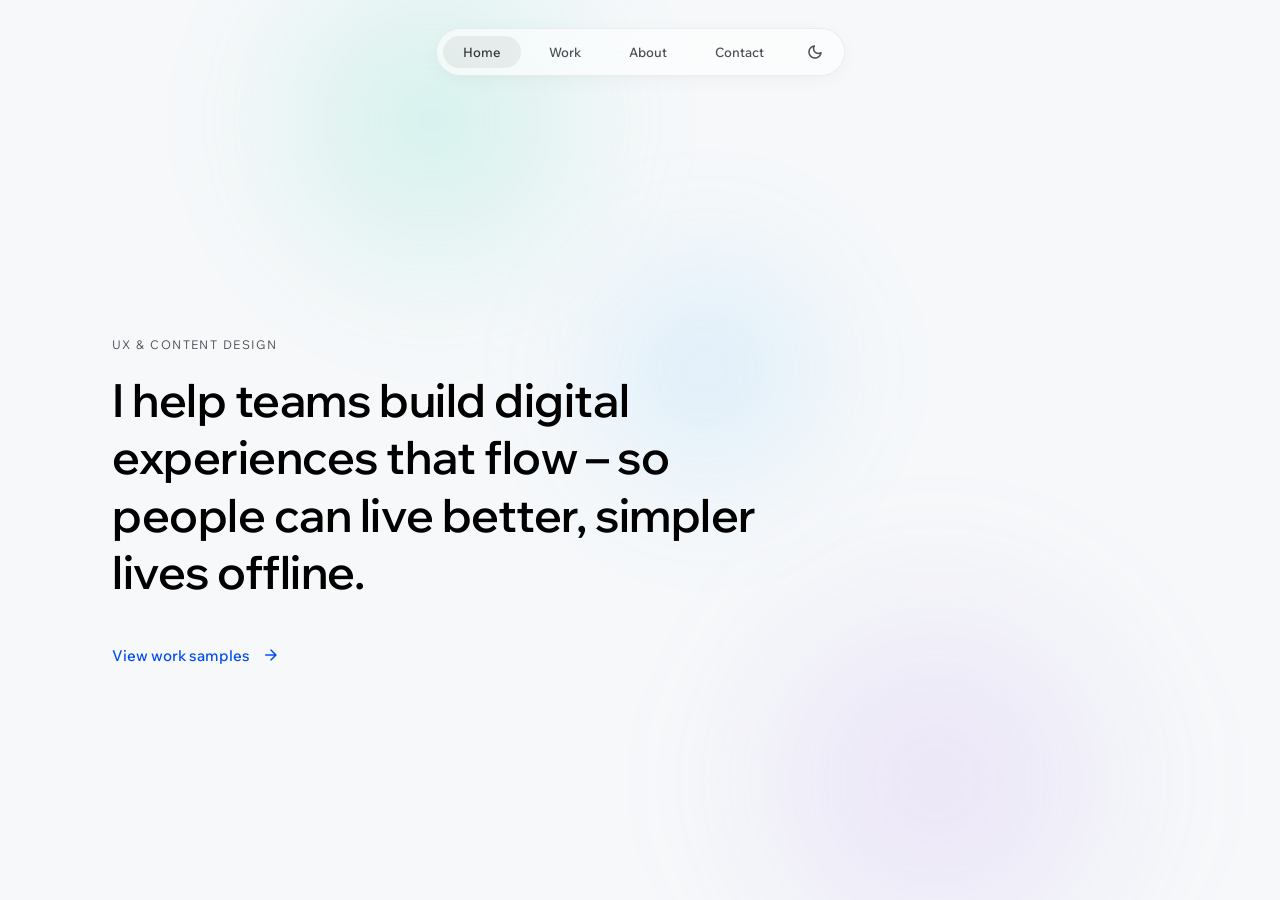
<file: index.html>
<!DOCTYPE html>
<html lang="en">
<head>
<meta charset="utf-8">
<meta name="viewport" content="width=device-width, initial-scale=1">
<title>Gina — UX &amp; Content Design</title><!-- Fallback only; the live tab title comes from CONTENT.siteTitle in the script below. -->
<link rel="stylesheet" href="design-system/design-system.css">
<style>
  /* App-specific translucent helpers (not part of the core token set) */
  :root {
    --pill-bg: rgba(255,255,255,0.6);
    --pill-border: rgba(0,0,0,0.06);
    --pill-shadow: 0 4px 24px -8px rgba(0,0,0,0.08);
    --pill-active-bg: rgba(0,0,0,0.06);
    --glass-bg: rgba(255,255,255,0.6);
    --glass-border: rgba(0,0,0,0.06);
    --glow: rgba(35,146,122,0.2);
    --glow-strong: rgba(2,77,240,0.45);
    --glow-border: rgba(35,146,122,0.3);
    --aurora-mint: rgba(87,217,186,0.22);
    --aurora-lav: rgba(169,123,239,0.16);
    --aurora-azure: rgba(70,184,255,0.15);
  }
  [data-theme="dark"] {
    --pill-bg: rgba(255,255,255,0.06);
    --pill-border: rgba(255,255,255,0.1);
    --pill-shadow: none;
    --pill-active-bg: rgba(255,255,255,0.12);
    --glass-bg: rgba(255,255,255,0.05);
    --glass-border: rgba(255,255,255,0.1);
    --glow: rgba(127,245,218,0.15);
    --glow-strong: rgba(139,173,248,0.55);
    --glow-border: rgba(127,245,218,0.3);
    --aurora-mint: rgba(127,245,218,0.22);
    --aurora-lav: rgba(192,156,255,0.18);
    --aurora-azure: rgba(70,184,255,0.16);
  }

  /* Sunrise/sunset theme change: a staggered cross-fade.
     The background (and borders/shadows) fade FIRST; the text color follows with a
     delay, so instead of both washing through mid-gray at once, the text melts into
     the darkening/lightening background and then re-emerges in its new color.
     Applied ONLY while toggling (the .theming class is added on click and removed
     after the fade), so hover interactions stay snappy the rest of the time. */
  html.theming, html.theming *, html.theming *::before, html.theming *::after {
    transition: background-color 1000ms cubic-bezier(0.45,0.05,0.55,0.95) 0ms,
                background 1000ms cubic-bezier(0.45,0.05,0.55,0.95) 0ms,
                border-color 1000ms cubic-bezier(0.45,0.05,0.55,0.95) 0ms,
                box-shadow 1000ms cubic-bezier(0.45,0.05,0.55,0.95) 0ms,
                color 1000ms cubic-bezier(0.45,0.05,0.55,0.95) 1050ms,
                fill 1000ms cubic-bezier(0.45,0.05,0.55,0.95) 1050ms !important;
  }

  * { box-sizing: border-box; }
  body { margin: 0; font-family: var(--font-family, system-ui); }
  a { color: var(--primary-main); text-decoration: none; }
  a:hover { color: var(--primary-hover); }
  input::placeholder, textarea::placeholder { color: #6A7079; opacity: 1; }
  [data-theme="dark"] input::placeholder, [data-theme="dark"] textarea::placeholder { color: #9CA2A9; }

  .shell { min-height: 100vh; background: var(--background-default); display: flex; flex-direction: column; transition: background 0.4s ease; position: relative; overflow: hidden; }
  .aurora { position: absolute; inset: 0; pointer-events: none; }
  .blob { position: absolute; }

  .nav-wrap { display: flex; justify-content: center; padding: 28px; position: relative; z-index: 2; }
  .nav-pill { display: flex; gap: 8px; align-items: center; background: var(--pill-bg); border: 1px solid var(--pill-border); border-radius: 999px; padding: 6px; backdrop-filter: blur(20px); -webkit-backdrop-filter: blur(20px); box-shadow: var(--pill-shadow); }
  .nav-item { font: var(--fw-medium) 13px var(--font-family); border-radius: 999px; padding: 8px 20px; cursor: pointer; transition: color 0.4s ease, background 0.4s ease, box-shadow 0.6s ease; user-select: none; }
  .nav-item:hover { color: var(--text-primary) !important; box-shadow: 0 0 18px -2px var(--glow); }
  .theme-btn { font-size: 18px; line-height: 1; display: flex; align-items: center; color: var(--text-secondary); border-radius: 999px; padding: 8px 14px; cursor: pointer; transition: color 0.4s ease, box-shadow 0.6s ease; }
  .theme-btn:hover { color: var(--text-primary); box-shadow: 0 0 18px -2px var(--glow); }

  .view { flex: 1; max-width: 1200px; width: 100%; margin: 0 auto; box-sizing: border-box; position: relative; z-index: 1; }
  .view-pad { padding: 32px 56px 80px; }

  .home-view { display: flex; flex-direction: column; justify-content: center; padding: 64px 72px; }
  .eyebrow { font: var(--fw-regular) 12px var(--font-family); color: var(--text-secondary); letter-spacing: 0.12em; text-transform: uppercase; margin-bottom: 20px; }
  .home-headline { font: var(--fw-semibold) 46px/1.25 var(--font-family-headings); color: var(--text-display); letter-spacing: -0.01em; text-wrap: pretty; }
  .home-cta { margin-top: 44px; display: inline-flex; gap: 12px; align-items: center; color: var(--primary-main); cursor: pointer; transition: text-shadow 0.6s ease, gap 0.6s cubic-bezier(0.22,1,0.36,1); }
  .home-cta:hover { gap: 16px; text-shadow: 0 0 16px var(--glow-strong); }

  .section-title { font: var(--fw-semibold) 32px var(--font-family-headings); color: var(--text-display); letter-spacing: -0.005em; }
  .lede { font: 400 15px/1.5 var(--font-family); color: var(--text-secondary); max-width: 560px; text-wrap: pretty; }

  .work-grid { display: grid; grid-template-columns: 1fr 1fr; gap: 32px; }
  .work-card { background: var(--glass-bg); border-radius: var(--radius-12); padding: 24px; cursor: pointer; border: 1px solid var(--glass-border); backdrop-filter: blur(20px); -webkit-backdrop-filter: blur(20px); transition: box-shadow 0.6s ease, border-color 0.6s ease; }
  .work-card:hover { box-shadow: 0 0 0 1px var(--glow-border), 0 8px 40px -8px var(--glow); border-color: var(--glow-border); }
  .work-cover { height: 220px; border-radius: var(--radius-8); background: var(--background-default); border: 1px dashed var(--outline-strong); display: flex; align-items: center; justify-content: center; text-align: center; padding: 16px; font: 400 12px/1.5 var(--font-family); color: var(--text-secondary); }
  .work-title { margin-top: 16px; font: var(--fw-semibold) 18px var(--font-family-headings); color: var(--text-display); }
  .work-line { margin-top: 4px; font: 400 13px/1.5 var(--font-family); color: var(--text-secondary); }

  .case-back { display: inline-flex; gap: 8px; align-items: center; color: var(--text-secondary); cursor: pointer; margin: 8px 0 32px; transition: color 0.4s ease, text-shadow 0.6s ease; }
  .case-back:hover { color: var(--text-primary); text-shadow: 0 0 14px var(--glow); }
  .case-title { font: var(--fw-semibold) 40px/1.2 var(--font-family-headings); color: var(--text-display); letter-spacing: -0.005em; text-wrap: pretty; }
  .case-sub { margin-top: 16px; font: 400 16px/1.6 var(--font-family); color: var(--text-secondary); text-wrap: pretty; }
  .case-hero { margin-top: 40px; height: 420px; border-radius: var(--radius-12); background: var(--surface-default); border: 1px dashed var(--outline-strong); display: flex; align-items: center; justify-content: center; text-align: center; padding: 16px; font: 400 13px/1.5 var(--font-family); color: var(--text-secondary); }
  .case-facts { margin-top: 48px; display: grid; grid-template-columns: repeat(4,1fr); gap: 32px; padding: 32px 0; border-top: 1px solid var(--divider-default); border-bottom: 1px solid var(--divider-default); }
  .fact-label { font: 400 11px var(--font-family); color: var(--text-secondary); letter-spacing: 0.07em; text-transform: uppercase; margin-bottom: 8px; }
  .fact-value { font: 400 14px/1.5 var(--font-family); color: var(--text-primary); }
  .case-body { display: flex; flex-direction: column; gap: 64px; margin-top: 64px; max-width: 680px; }
  .case-h { font: var(--fw-semibold) 24px var(--font-family-headings); color: var(--text-display); margin-bottom: 16px; }
  .case-p { font: 400 15px/1.7 var(--font-family); color: var(--text-primary); }
  .media { border-radius: var(--radius-8); background: var(--surface-default); border: 1px dashed var(--outline-strong); display: flex; align-items: center; justify-content: center; text-align: center; padding: 16px; font: 400 12px/1.5 var(--font-family); color: var(--text-secondary); }

  .about-grid { display: grid; grid-template-columns: 320px 1fr; gap: 64px; margin-top: 24px; }
  .portrait { width: 100%; aspect-ratio: 4/5; border-radius: var(--radius-12); background: var(--surface-default); border: 1px dashed var(--outline-strong); display: flex; align-items: center; justify-content: center; text-align: center; padding: 16px; font: 400 12px/1.5 var(--font-family); color: var(--text-secondary); }
  .portrait.has-img { padding: 0; border: none; overflow: hidden; }
  .portrait.has-img img { width: 100%; height: 100%; object-fit: cover; object-position: center; display: block; }
  .caption { font: 400 12px/1.5 var(--font-family); color: var(--text-disabled); }
  .chip { font: var(--fw-medium) 12px var(--font-family); color: var(--neutral-on-container); background: var(--neutral-container); padding: 5px 12px; border-radius: var(--radius-full); }

  .field { display: flex; flex-direction: column; gap: 8px; }
  .field label { font: var(--fw-medium) 13px var(--font-family); color: var(--text-primary); }
  .field input, .field textarea { font: 400 15px var(--font-family); color: var(--text-primary); background: var(--surface-default); border: 1px solid var(--outline-default); border-radius: var(--radius-8); padding: 12px 16px; outline: none; box-shadow: var(--inset-shadow-field); }
  .field textarea { font: 400 15px/1.5 var(--font-family); resize: vertical; }
  .field input:focus, .field textarea:focus { border-color: var(--primary-main); }
  .send-btn { font: var(--fw-medium) var(--type-button-md-font-size) var(--font-family); letter-spacing: 0.025em; color: var(--primary-contrast-text); background: var(--primary-main); border: none; border-radius: var(--radius-full); padding: 12px 28px; cursor: pointer; transition: box-shadow 0.6s ease; }
  .send-btn:hover { box-shadow: 0 0 32px -4px var(--glow-strong); }
  .contact-actions { display: flex; flex-wrap: wrap; gap: 16px; align-items: center; }
  .linkedin-btn { display: inline-flex; align-items: center; gap: 8px; font: var(--fw-medium) var(--type-button-md-font-size) var(--font-family); letter-spacing: 0.025em; color: var(--text-primary); background: var(--glass-bg); border: 1px solid var(--glass-border); border-radius: var(--radius-full); padding: 11px 24px; cursor: pointer; backdrop-filter: blur(20px); -webkit-backdrop-filter: blur(20px); transition: box-shadow 0.6s ease, border-color 0.6s ease; }
  .linkedin-btn:hover { color: var(--text-primary); box-shadow: 0 0 24px -6px var(--glow); border-color: var(--glow-border); }
  .linkedin-btn svg { display: block; }

  @media (max-width: 720px) {
    .home-view { padding: 48px 28px; }
    .view-pad { padding: 24px 28px 64px; }
    .home-headline { font-size: 34px; }
    .case-title { font-size: 30px; }
    .work-grid { grid-template-columns: 1fr; }
    .case-facts { grid-template-columns: 1fr 1fr; gap: 24px; }
    .about-grid { grid-template-columns: 1fr; gap: 32px; }
  }
</style>
</head>
<body>
<div id="app"></div>

<script>
(function () {
  "use strict";

  // ═══════════════════════════════════════════════════════════════════════
  //  ✏️  YOUR WEBSITE CONTENT — this is the only block you edit to change words
  // ───────────────────────────────────────────────────────────────────────
  //  • Change the text inside the "quotes".
  //  • Keep the quotes, colons, and commas exactly where they are.
  //  • To add/remove a project, skill, fact, or case-study section: copy an
  //    existing entry (with its trailing comma) and edit it, or delete one.
  //  • You don't need to escape & < > or quotes in the text — that's automatic.
  //  Everything BELOW the "END OF CONTENT" banner is layout/logic — leave it.
  // ═══════════════════════════════════════════════════════════════════════
  var CONTENT = {

    // Text shown in the browser tab
    siteTitle: "Gina — UX & Content Design",

    // ── Top navigation ─────────────────────────────────────────────
    // "label" is what visitors see. Leave "id" alone — it wires to the pages.
    nav: [
      { id: "home",    label: "Home" },
      { id: "work",    label: "Work" },
      { id: "about",   label: "About" },
      { id: "contact", label: "Contact" }
    ],

    // ── HOME page ──────────────────────────────────────────────────
    home: {
      eyebrow:  "UX & Content Design",
      headline: "I help teams build digital experiences that flow – so people can live better, simpler lives offline.",
      ctaLabel: "View work samples"
    },

    // ── WORK page (the project gallery) + CASE STUDIES ─────────────
    // Each entry in "projects" is BOTH a card in the gallery AND its own
    // case-study page. Clicking a card opens that project's "caseStudy" block.
    // To add or remove a project, copy or delete a whole { ... } entry.
    work: {
      title:     "Work samples",
      intro:     "Check out these case studies to get an idea of my approach to content design projects.",
      backLabel: "All work",   // the "back" link shown on every case-study page

      projects: [

        // ── PROJECT 1 ──────────────────────────────────────────────
        {
          // Gallery card
          title: "Project one — b2c account & app",
          meta:  "Role · one-line description of the problem",
          cover: "Cover image — one key screen or artifact",
          // Case-study page (opens when this card is clicked)
          caseStudy: {
            titleSuffix: " — full case study title, framed as the challenge",
            subtitle:    'Subtitle: one sentence stating the outcome — the "so what" up front.',
            hero:        "Hero image — the final product in context, full width",
            facts: [
              { label: "Role",     value: "Your role on the project" },
              { label: "Timeline", value: "Duration and year" },
              { label: "Team",     value: "Who you worked with" },
              { label: "Platform", value: "Web, mobile, etc." }
            ],
            // "media": [] = no image, one caption = one wide box, two = side-by-side pair.
            sections: [
              { heading: "The problem",
                body: "Paragraph describing the user and business problem — evidence it was worth solving, who was affected, what was at stake.",
                media: [] },
              { heading: "Approach",
                body: "Paragraph on process: research done, constraints, how UX and content design worked together, key decisions and trade-offs.",
                media: ["Process artifact — sketches, journey map, or content model", "Iteration — before/after or wireframe-to-final"] },
              { heading: "The solution",
                body: "Paragraph walking through what shipped — the key screens or flows, and the content decisions that made them work.",
                media: ["Solution imagery — final screens, annotated if helpful"] },
              { heading: "Outcome",
                body: "Paragraph on results: metrics moved, qualitative feedback, what was learned, what came next.",
                media: [] }
            ]
          }
        },

        // ── PROJECT 2 ──────────────────────────────────────────────
        {
          title: "Project two — b2b freemium membership",
          meta:  "Role · one-line description of the problem",
          cover: "Cover image — one key screen or artifact",
          caseStudy: {
            titleSuffix: " — full case study title, framed as the challenge",
            subtitle:    'Subtitle: one sentence stating the outcome — the "so what" up front.',
            hero:        "Hero image — the final product in context, full width",
            facts: [
              { label: "Role",     value: "Your role on the project" },
              { label: "Timeline", value: "Duration and year" },
              { label: "Team",     value: "Who you worked with" },
              { label: "Platform", value: "Web, mobile, etc." }
            ],
            sections: [
              { heading: "The problem",
                body: "Paragraph describing the user and business problem — evidence it was worth solving, who was affected, what was at stake.",
                media: [] },
              { heading: "Approach",
                body: "Paragraph on process: research done, constraints, how UX and content design worked together, key decisions and trade-offs.",
                media: ["Process artifact — sketches, journey map, or content model", "Iteration — before/after or wireframe-to-final"] },
              { heading: "The solution",
                body: "Paragraph walking through what shipped — the key screens or flows, and the content decisions that made them work.",
                media: ["Solution imagery — final screens, annotated if helpful"] },
              { heading: "Outcome",
                body: "Paragraph on results: metrics moved, qualitative feedback, what was learned, what came next.",
                media: [] }
            ]
          }
        },

        // ── PROJECT 3 ──────────────────────────────────────────────
        {
          title: "Project three — new website build (iTech)",
          meta:  "Role · one-line description of the problem",
          cover: "Cover image — one key screen or artifact",
          caseStudy: {
            titleSuffix: " — full case study title, framed as the challenge",
            subtitle:    'Subtitle: one sentence stating the outcome — the "so what" up front.',
            hero:        "Hero image — the final product in context, full width",
            facts: [
              { label: "Role",     value: "Your role on the project" },
              { label: "Timeline", value: "Duration and year" },
              { label: "Team",     value: "Who you worked with" },
              { label: "Platform", value: "Web, mobile, etc." }
            ],
            sections: [
              { heading: "The problem",
                body: "Paragraph describing the user and business problem — evidence it was worth solving, who was affected, what was at stake.",
                media: [] },
              { heading: "Approach",
                body: "Paragraph on process: research done, constraints, how UX and content design worked together, key decisions and trade-offs.",
                media: ["Process artifact — sketches, journey map, or content model", "Iteration — before/after or wireframe-to-final"] },
              { heading: "The solution",
                body: "Paragraph walking through what shipped — the key screens or flows, and the content decisions that made them work.",
                media: ["Solution imagery — final screens, annotated if helpful"] },
              { heading: "Outcome",
                body: "Paragraph on results: metrics moved, qualitative feedback, what was learned, what came next.",
                media: [] }
            ]
          }
        },

        // ── PROJECT 4 ──────────────────────────────────────────────
        {
          title: "Project four — ad-hoc UX support (small changes)",
          meta:  "Role · one-line description of the problem",
          cover: "Cover image — one key screen or artifact",
          caseStudy: {
            titleSuffix: " — full case study title, framed as the challenge",
            subtitle:    'Subtitle: one sentence stating the outcome — the "so what" up front.',
            hero:        "Hero image — the final product in context, full width",
            facts: [
              { label: "Role",     value: "Your role on the project" },
              { label: "Timeline", value: "Duration and year" },
              { label: "Team",     value: "Who you worked with" },
              { label: "Platform", value: "Web, mobile, etc." }
            ],
            sections: [
              { heading: "The problem",
                body: "Paragraph describing the user and business problem — evidence it was worth solving, who was affected, what was at stake.",
                media: [] },
              { heading: "Approach",
                body: "Paragraph on process: research done, constraints, how UX and content design worked together, key decisions and trade-offs.",
                media: ["Process artifact — sketches, journey map, or content model", "Iteration — before/after or wireframe-to-final"] },
              { heading: "The solution",
                body: "Paragraph walking through what shipped — the key screens or flows, and the content decisions that made them work.",
                media: ["Solution imagery — final screens, annotated if helpful"] },
              { heading: "Outcome",
                body: "Paragraph on results: metrics moved, qualitative feedback, what was learned, what came next.",
                media: [] }
            ]
          }
        },

        // ── PROJECT 5 ──────────────────────────────────────────────
        {
          title: "Project five — content & design system",
          meta:  "Role · one-line description of the problem",
          cover: "Cover image — one key screen or artifact",
          caseStudy: {
            titleSuffix: " — full case study title, framed as the challenge",
            subtitle:    'Subtitle: one sentence stating the outcome — the "so what" up front.',
            hero:        "Hero image — the final product in context, full width",
            facts: [
              { label: "Role",     value: "Your role on the project" },
              { label: "Timeline", value: "Duration and year" },
              { label: "Team",     value: "Who you worked with" },
              { label: "Platform", value: "Web, mobile, etc." }
            ],
            sections: [
              { heading: "The problem",
                body: "Paragraph describing the user and business problem — evidence it was worth solving, who was affected, what was at stake.",
                media: [] },
              { heading: "Approach",
                body: "Paragraph on process: research done, constraints, how UX and content design worked together, key decisions and trade-offs.",
                media: ["Process artifact — sketches, journey map, or content model", "Iteration — before/after or wireframe-to-final"] },
              { heading: "The solution",
                body: "Paragraph walking through what shipped — the key screens or flows, and the content decisions that made them work.",
                media: ["Solution imagery — final screens, annotated if helpful"] },
              { heading: "Outcome",
                body: "Paragraph on results: metrics moved, qualitative feedback, what was learned, what came next.",
                media: [] }
            ]
          }
        }

      ]
    },

    // ── ABOUT page ─────────────────────────────────────────────────
    about: {
      title:           "About",
      portrait:        "Portrait photo — natural light, unposed",
      portraitImage:   "images/about.jpg", // path to the photo; leave "" to show the placeholder box
      portraitCaption: "Portrait photo coming soon",
      // Each string is one paragraph.
      paragraphs: [
        "I help teams bring order into chaos. By asking the right questions, providing data and design direction, I make sure we build products that work.",
        "In my current role, I collaborate with 7 product designers to support 10+ product teams as a Senior Content Designer. My job is to build bridges – between the business and its users, different teams, hierarchy levels, disciplines, products and features.",
        "My design philosophy is to create non-distracting digital experiences that just flow. I’m passionate about building technology with care, enabling its users to live better, simpler lives offline."
      ],
      skillsHeading: "Practice",
      skills: ["UX research", "Content governance", "Information architecture", "UX writing", "Systems thinking", "Stakeholder management", "Growth design"],
      toolsHeading: "Tools",
      tools: ["Figma", "Claude", "GitHub", "Jira", "Kameleoon", "Google Analytics", "Clarity"]
    },

    // ── CONTACT page ───────────────────────────────────────────────
    contact: {
      title:        "Contact",
      intro:        "Want to work with me, have a question or just want to say 'hello'?",
      ctaLabel:     "Email me",
      linkedinLabel:"Message me on",   // followed by the inline LinkedIn logo
      linkedinUrl:  "https://www.linkedin.com/in/gina-kliche-4a885896/"
    }
  };
  // ═══════════════════════════════════════════════════════════════════════
  //  ⛔  END OF CONTENT — everything below is layout & logic. No edits needed.
  // ═══════════════════════════════════════════════════════════════════════

  // ── State ─────────────────────────────────────────────────────────────
  var state = { page: "home", theme: "light", caseIdx: 0 };

  // Contact address, assembled at runtime so it isn't in the raw HTML for scrapers.
  var MAIL_USER = ["gini", "kay", "studio"].join("");
  var MAIL_DOMAIN = ["gmail", "com"].join(".");
  function contactAddress() { return MAIL_USER + String.fromCharCode(64) + MAIL_DOMAIN; }

  // Inline LinkedIn brand mark (replaces the word "LinkedIn" in the button).
  var LINKEDIN_LOGO =
    '<svg width="20" height="20" viewBox="0 0 24 24" aria-hidden="true" focusable="false">' +
      '<rect width="24" height="24" rx="4" fill="#0A66C2"></rect>' +
      '<path fill="#fff" d="M4.34 8.9h2.62V19H4.34V8.9zM5.65 4.2a1.52 1.52 0 110 3.04 1.52 1.52 0 010-3.04zM9.06 8.9h2.51v1.38h.04c.35-.66 1.2-1.36 2.48-1.36 2.65 0 3.14 1.74 3.14 4.01V19h-2.62v-4.98c0-1.19-.02-2.72-1.66-2.72-1.66 0-1.91 1.3-1.91 2.64V19H9.06V8.9z"></path>' +
    '</svg>';

  // ── Aurora blob geometry, per page (ported from blobsFor) ──────────────
  function blobsFor(page) {
    var mint = "var(--aurora-mint)";
    var lav = "var(--aurora-lav)";
    var azure = "var(--aurora-azure)";
    var d = { top: "auto", left: "auto", right: "auto", bottom: "auto" };
    function mk(o) { return Object.assign({}, d, o); }
    var configs = {
      home: [
        mk({ top: "-120px", left: "15%", w: "480px", h: "480px", r: "50%", color: mint, blur: "40px", anim: "auroraA 18s ease-in-out infinite" }),
        mk({ bottom: "-160px", right: "5%", w: "560px", h: "560px", r: "50%", color: lav, blur: "50px", anim: "auroraB 24s ease-in-out infinite" }),
        mk({ top: "20%", right: "30%", w: "380px", h: "380px", r: "50%", color: azure, blur: "45px", anim: "auroraA 30s ease-in-out infinite reverse" })
      ],
      work: [
        mk({ bottom: "-220px", left: "-10%", w: "900px", h: "420px", r: "50%", color: mint, blur: "60px", anim: "auroraB 26s ease-in-out infinite" }),
        mk({ top: "8%", right: "-140px", w: "360px", h: "540px", r: "48% 52% 55% 45%", color: lav, blur: "50px", anim: "auroraA 22s ease-in-out infinite reverse" })
      ],
      about: [
        mk({ top: "-100px", left: "-160px", w: "420px", h: "680px", r: "50%", color: azure, blur: "55px", anim: "auroraA 28s ease-in-out infinite" }),
        mk({ bottom: "-140px", left: "45%", w: "540px", h: "380px", r: "60% 40% 55% 45%", color: mint, blur: "55px", anim: "auroraB 32s ease-in-out infinite reverse" })
      ],
      contact: [
        mk({ top: "-240px", left: "32%", w: "640px", h: "640px", r: "45% 55% 50% 50%", color: lav, blur: "60px", anim: "auroraB 30s ease-in-out infinite" }),
        mk({ bottom: "-100px", left: "-90px", w: "300px", h: "300px", r: "50%", color: mint, blur: "45px", anim: "auroraA 20s ease-in-out infinite reverse" })
      ],
      case: [
        mk({ top: "-180px", right: "-150px", w: "520px", h: "520px", r: "55% 45% 50% 50%", color: azure, blur: "55px", anim: "auroraA 26s ease-in-out infinite reverse" }),
        mk({ top: "55%", left: "-180px", w: "380px", h: "380px", r: "50%", color: lav, blur: "50px", anim: "auroraB 32s ease-in-out infinite" })
      ]
    };
    return configs[page] || configs.home;
  }

  // ── Helpers ────────────────────────────────────────────────────────────
  function esc(s) {
    return String(s).replace(/[&<>"']/g, function (c) {
      return { "&": "&amp;", "<": "&lt;", ">": "&gt;", '"': "&quot;", "'": "&#39;" }[c];
    });
  }

  function auroraHTML(page) {
    return blobsFor(page).map(function (b) {
      return '<div class="blob" style="top:' + b.top + ';left:' + b.left + ';right:' + b.right +
        ';bottom:' + b.bottom + ';width:' + b.w + ';height:' + b.h + ';border-radius:' + b.r +
        ';background:radial-gradient(ellipse at center,' + b.color + ',transparent 65%)' +
        ';filter:blur(' + b.blur + ')"></div>';
    }).join("");
  }

  function navHTML() {
    var items = CONTENT.nav.map(function (p) {
      var active = state.page === p.id || (p.id === "work" && state.page === "case");
      var color = active ? "var(--text-primary)" : "var(--text-secondary)";
      var bg = active ? "var(--pill-active-bg)" : "transparent";
      return '<span class="nav-item" data-go="' + p.id + '" style="color:' + color + ';background:' + bg + '">' + esc(p.label) + '</span>';
    }).join("");
    var icon = state.theme === "light" ? "dark_mode" : "light_mode";
    return '<div class="nav-wrap"><div class="nav-pill">' + items +
      '<span class="ds-icon theme-btn" data-toggle-theme="1">' + icon + '</span></div></div>';
  }

  // ── Views ────────────────────────────────────────────────────────────
  function homeHTML() {
    var c = CONTENT.home;
    return '<div class="view home-view"><div style="max-width:680px">' +
      '<div class="eyebrow">' + esc(c.eyebrow) + '</div>' +
      '<div class="home-headline">' + esc(c.headline) + '</div>' +
      '<div class="home-cta" data-go="work">' +
        '<span style="font:var(--fw-medium) 15px var(--font-family)">' + esc(c.ctaLabel) + '</span>' +
        '<span class="ds-icon" style="font-size:18px">arrow_forward</span>' +
      '</div>' +
      '</div></div>';
  }

  function workHTML() {
    var w = CONTENT.work;
    var cards = w.projects.map(function (p, i) {
      return '<div class="work-card" data-open="' + i + '">' +
        '<div class="work-cover">' + esc(p.cover) + '</div>' +
        '<div class="work-title">' + esc(p.title) + '</div>' +
        '<div class="work-line">' + esc(p.meta) + '</div>' +
      '</div>';
    }).join("");
    return '<div class="view view-pad">' +
      '<div class="section-title" style="margin:24px 0 8px">' + esc(w.title) + '</div>' +
      '<div class="lede" style="margin-bottom:48px">' + esc(w.intro) + '</div>' +
      '<div class="work-grid">' + cards + '</div>' +
    '</div>';
  }

  function caseHTML() {
    var proj = CONTENT.work.projects[state.caseIdx] || CONTENT.work.projects[0];
    var cs = proj.caseStudy;
    var facts = cs.facts.map(function (f) {
      return '<div><div class="fact-label">' + esc(f.label) + '</div><div class="fact-value">' + esc(f.value) + '</div></div>';
    }).join("");
    var sections = cs.sections.map(function (s) {
      var media = "";
      var m = s.media || [];
      if (m.length === 1) {
        media = '<div class="media" style="margin-top:24px;height:360px">' + esc(m[0]) + '</div>';
      } else if (m.length >= 2) {
        media = '<div style="margin-top:24px;display:grid;grid-template-columns:1fr 1fr;gap:16px">' +
          m.map(function (cap) { return '<div class="media" style="height:220px">' + esc(cap) + '</div>'; }).join("") +
        '</div>';
      }
      return '<div><div class="case-h">' + esc(s.heading) + '</div><div class="case-p">' + esc(s.body) + '</div>' + media + '</div>';
    }).join("");
    var title = esc(proj.title) + esc(cs.titleSuffix);
    return '<div class="view view-pad">' +
      '<div class="case-back" data-go="work">' +
        '<span class="ds-icon" style="font-size:16px">arrow_back</span>' +
        '<span style="font:var(--fw-medium) 13px var(--font-family)">' + esc(CONTENT.work.backLabel) + '</span>' +
      '</div>' +
      '<div style="max-width:680px">' +
        '<div class="case-title">' + title + '</div>' +
        '<div class="case-sub">' + esc(cs.subtitle) + '</div>' +
      '</div>' +
      '<div class="case-hero">' + esc(cs.hero) + '</div>' +
      '<div class="case-facts">' + facts + '</div>' +
      '<div class="case-body">' + sections + '</div>' +
    '</div>';
  }

  function aboutHTML() {
    var a = CONTENT.about;
    var paras = a.paragraphs.map(function (p) { return '<div>' + esc(p) + '</div>'; }).join("");
    var chips = a.skills.map(function (s) { return '<span class="chip">' + esc(s) + '</span>'; }).join("");
    var toolChips = a.tools.map(function (s) { return '<span class="chip">' + esc(s) + '</span>'; }).join("");
    return '<div class="view view-pad"><div class="about-grid">' +
      '<div style="display:flex;flex-direction:column;gap:20px">' +
        (a.portraitImage
          ? '<div class="portrait has-img"><img src="' + esc(a.portraitImage) + '" alt="' + esc(a.portrait) + '"></div>'
          : '<div class="portrait">' + esc(a.portrait) + '</div>') +
        '<div class="caption">' + esc(a.portraitCaption) + '</div>' +
      '</div>' +
      '<div style="max-width:560px">' +
        '<div class="section-title" style="margin-bottom:24px">' + esc(a.title) + '</div>' +
        '<div style="display:flex;flex-direction:column;gap:20px;font:400 15px/1.7 var(--font-family);color:var(--text-primary)">' +
          paras +
        '</div>' +
        '<div style="margin-top:40px;border-top:1px solid var(--divider-default);padding-top:24px">' +
          '<div style="font:400 12px var(--font-family);color:var(--text-secondary);letter-spacing:0.07em;text-transform:uppercase;margin-bottom:16px">' + esc(a.skillsHeading) + '</div>' +
          '<div style="display:flex;flex-wrap:wrap;gap:14px 8px">' + chips + '</div>' +
        '</div>' +
        '<div style="margin-top:40px;border-top:1px solid var(--divider-default);padding-top:24px">' +
          '<div style="font:400 12px var(--font-family);color:var(--text-secondary);letter-spacing:0.07em;text-transform:uppercase;margin-bottom:16px">' + esc(a.toolsHeading) + '</div>' +
          '<div style="display:flex;flex-wrap:wrap;gap:14px 8px">' + toolChips + '</div>' +
        '</div>' +
      '</div>' +
    '</div></div>';
  }

  function contactHTML() {
    var c = CONTENT.contact;
    var body = '<div class="contact-actions">' +
      '<button class="send-btn" data-email="1">' + esc(c.ctaLabel) + '</button>' +
      '<a class="linkedin-btn" href="' + esc(c.linkedinUrl) + '" target="_blank" rel="noopener noreferrer" aria-label="' + esc(c.linkedinLabel) + ' LinkedIn">' +
        esc(c.linkedinLabel) + ' ' + LINKEDIN_LOGO +
      '</a>' +
    '</div>';
    return '<div class="view view-pad"><div style="max-width:520px;margin-top:24px">' +
      '<div class="section-title" style="margin-bottom:8px">' + esc(c.title) + '</div>' +
      '<div style="font:400 15px/1.5 var(--font-family);color:var(--text-secondary);margin-bottom:40px;text-wrap:pretty">' + esc(c.intro) + '</div>' +
      body +
    '</div></div>';
  }

  function currentViewHTML() {
    switch (state.page) {
      case "work": return workHTML();
      case "case": return caseHTML();
      case "about": return aboutHTML();
      case "contact": return contactHTML();
      default: return homeHTML();
    }
  }

  // ── Render ──────────────────────────────────────────────────────────
  function render() {
    var auroraOpacity = state.page === "home" ? 1 : 0.45;
    var app = document.getElementById("app");
    app.innerHTML =
      '<div class="shell">' +
        '<div class="aurora" style="opacity:' + auroraOpacity + '">' + auroraHTML(state.page) + '</div>' +
        navHTML() +
        currentViewHTML() +
      '</div>';
    wire();
  }

  // ── Event wiring (delegated per render) ──────────────────────────────
  function wire() {
    var app = document.getElementById("app");

    app.querySelectorAll("[data-go]").forEach(function (el) {
      el.addEventListener("click", function () { go(el.getAttribute("data-go")); });
    });
    app.querySelectorAll("[data-open]").forEach(function (el) {
      el.addEventListener("click", function () {
        state.caseIdx = parseInt(el.getAttribute("data-open"), 10);
        go("case");
      });
    });
    var themeBtn = app.querySelector("[data-toggle-theme]");
    if (themeBtn) themeBtn.addEventListener("click", toggleTheme);

    var emailBtn = app.querySelector("[data-email]");
    if (emailBtn) emailBtn.addEventListener("click", openEmail);
  }

  // Opens the visitor's email app with a fresh message to the contact address.
  function openEmail() {
    window.location.href = "mailto:" + contactAddress() +
      "?subject=" + encodeURIComponent("Portfolio enquiry");
  }

  // ── Hash routing ─────────────────────────────────────────────────────
  // The URL hash is the source of truth for the current page, so links are
  // shareable, refresh keeps you in place, and the browser Back/Forward
  // buttons move between tabs. Home = no hash; a case study = "#case-<n>".
  var ROUTES = { home: 1, work: 1, about: 1, contact: 1 };

  function pageHash(page) {
    if (page === "home") return "";
    if (page === "case") return "#case-" + state.caseIdx;
    return "#" + page;
  }

  // Read the current hash and render the matching page.
  function applyHash() {
    var h = window.location.hash.replace(/^#/, "");
    var m = h.match(/^case-(\d+)$/);
    if (m && parseInt(m[1], 10) < CONTENT.work.projects.length) {
      state.caseIdx = parseInt(m[1], 10);
      state.page = "case";
    } else if (h && ROUTES[h]) {
      state.page = h;
    } else {
      state.page = "home";
    }
    render();
    window.scrollTo(0, 0);
  }

  function go(page) {
    var target = pageHash(page);
    if (window.location.hash === target) {
      applyHash(); // hash unchanged (e.g. re-click current tab) — render directly
    } else {
      window.location.hash = target; // fires "hashchange" -> applyHash
    }
  }

  window.addEventListener("hashchange", applyHash);

  var themeTimer = null;
  function applyTheme(animate) {
    var root = document.documentElement;
    if (animate) {
      root.classList.add("theming");
      if (themeTimer) window.clearTimeout(themeTimer);
      themeTimer = window.setTimeout(function () { root.classList.remove("theming"); }, 2250);
    }
    root.setAttribute("data-theme", state.theme);
    // The nav pill persists across the toggle, so update its icon in place
    // rather than re-rendering (a re-render would restart the DOM and kill the fade).
    var btn = document.querySelector(".theme-btn");
    if (btn) btn.textContent = state.theme === "light" ? "dark_mode" : "light_mode";
  }

  function toggleTheme() {
    state.theme = state.theme === "light" ? "dark" : "light";
    try { localStorage.setItem("gina-theme", state.theme); } catch (e) {}
    applyTheme(true);
  }

  // ── Init ───────────────────────────────────────────────────────────
  document.title = CONTENT.siteTitle;
  var saved = null;
  try { saved = localStorage.getItem("gina-theme"); } catch (e) {}
  state.theme = saved || "light";
  applyTheme(false); // set the theme with no animation on first load
  applyHash();       // render the page named in the URL hash (or home)
})();
</script>
</body>
</html>
</file>
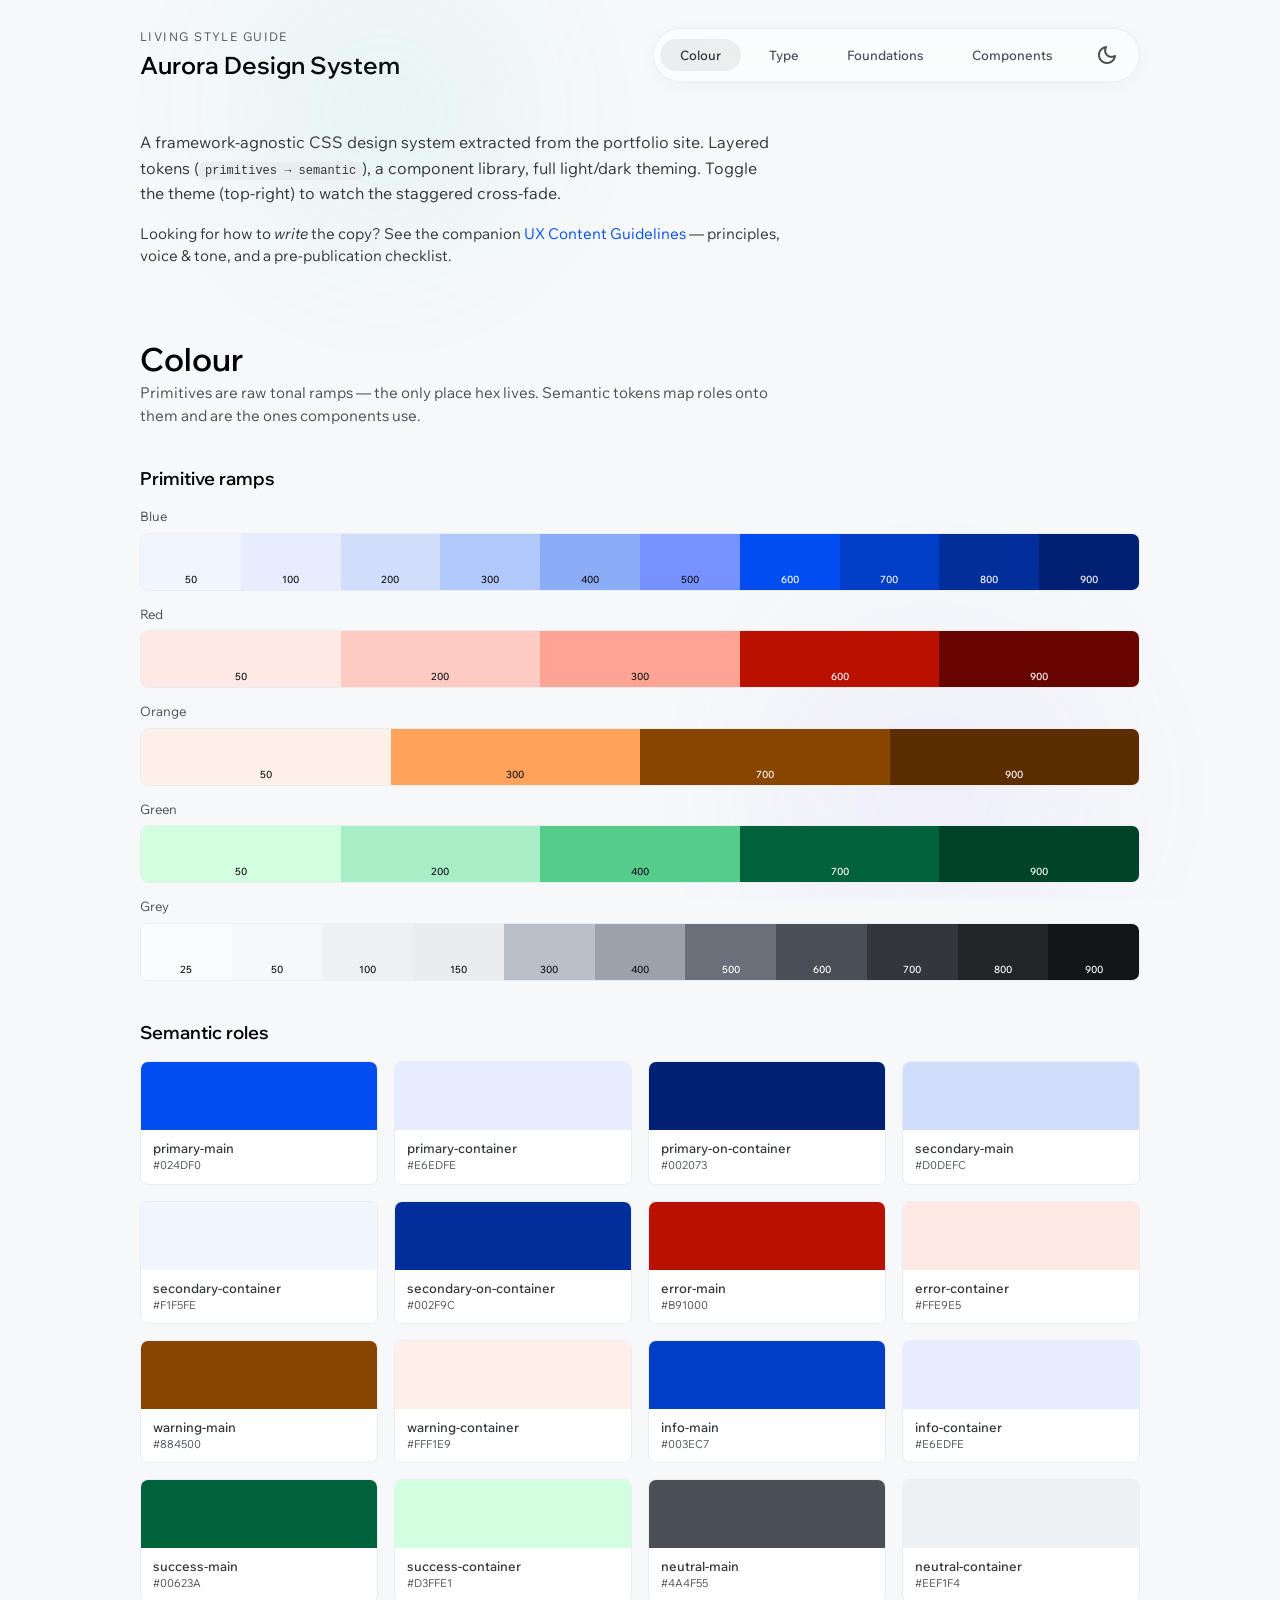
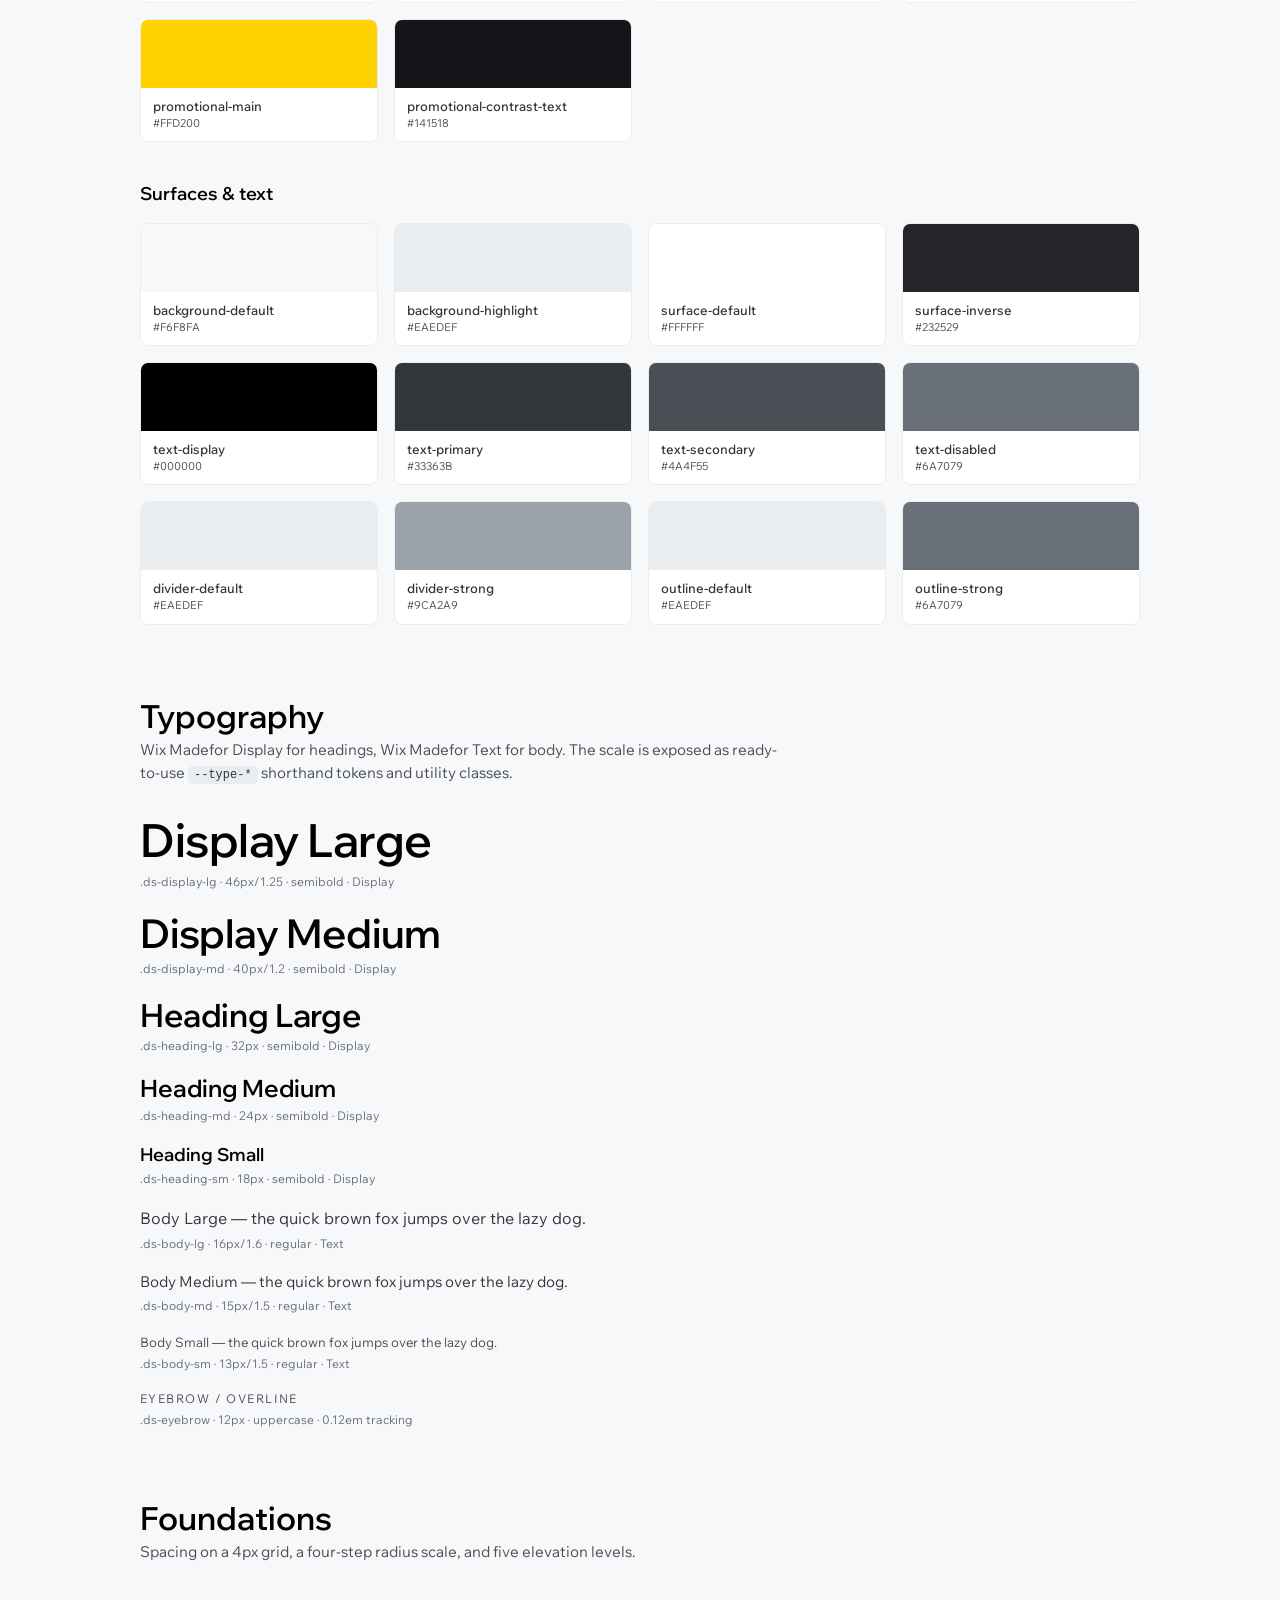
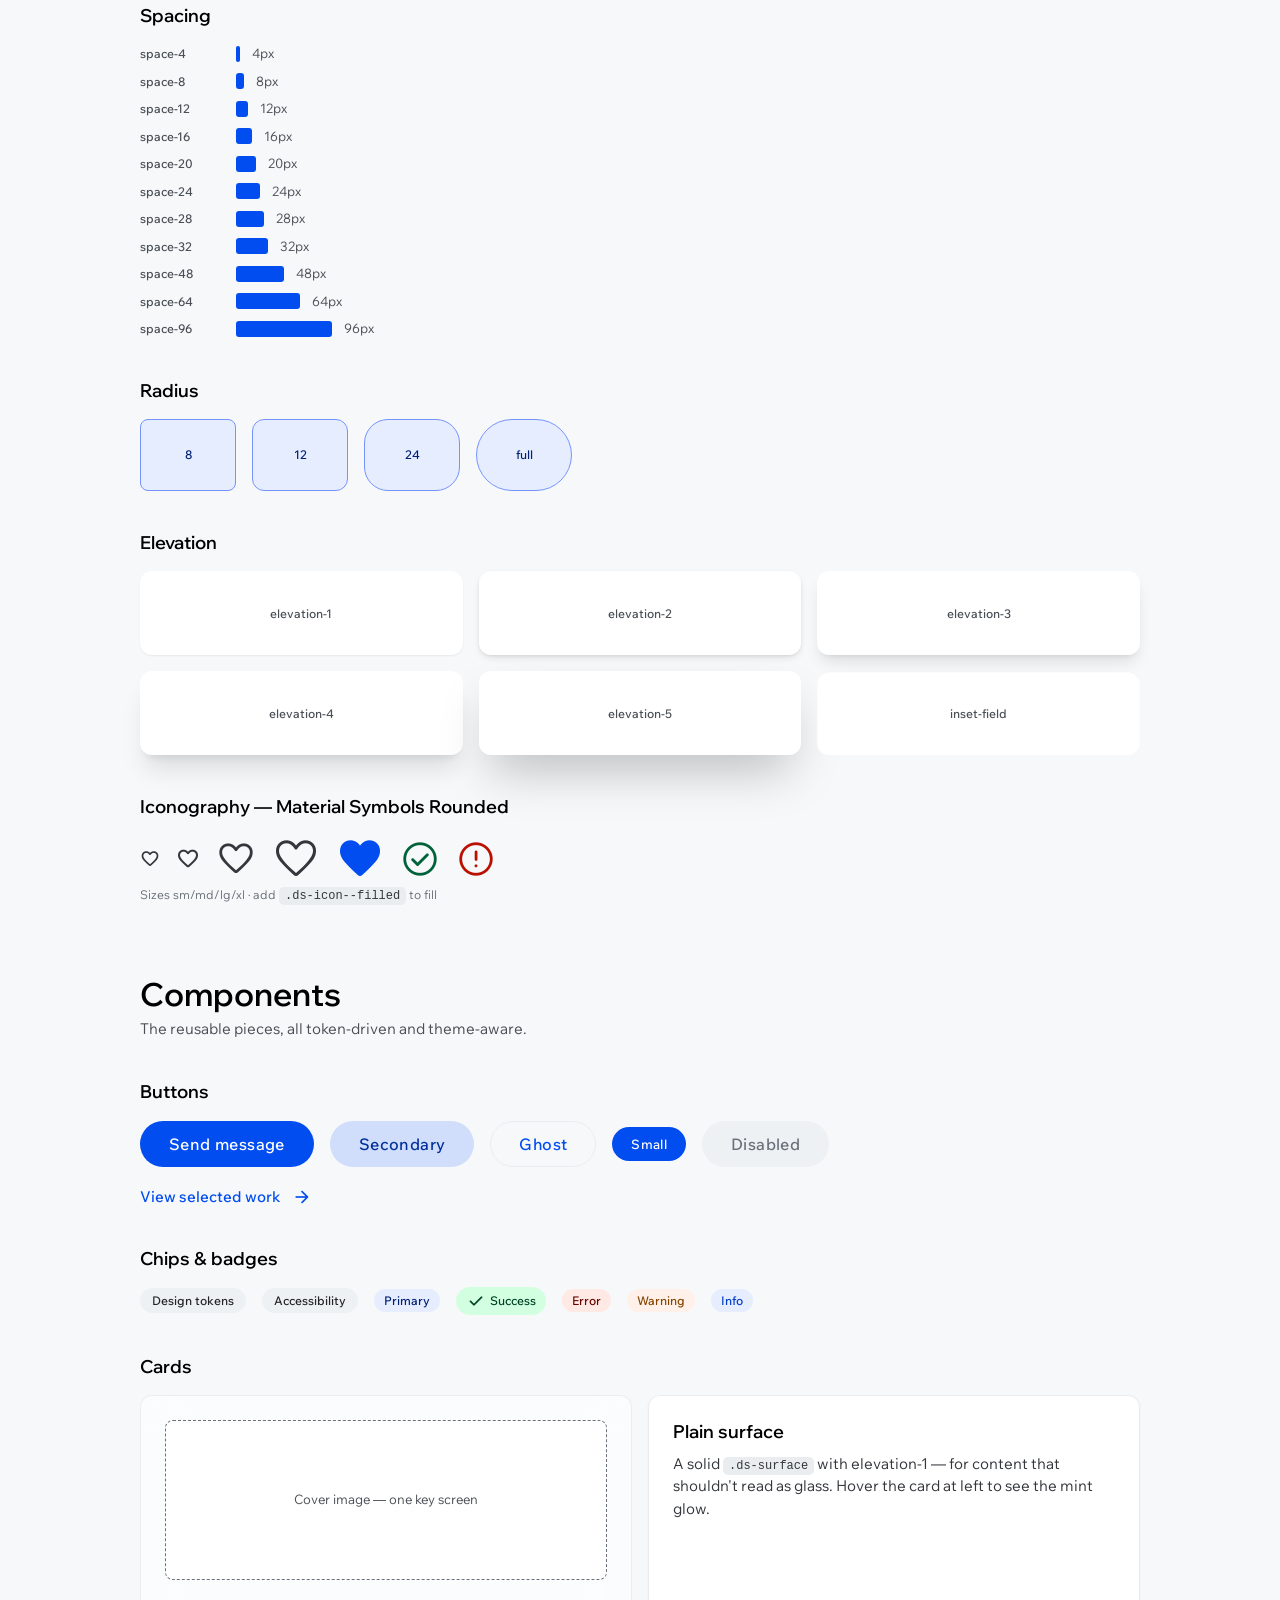
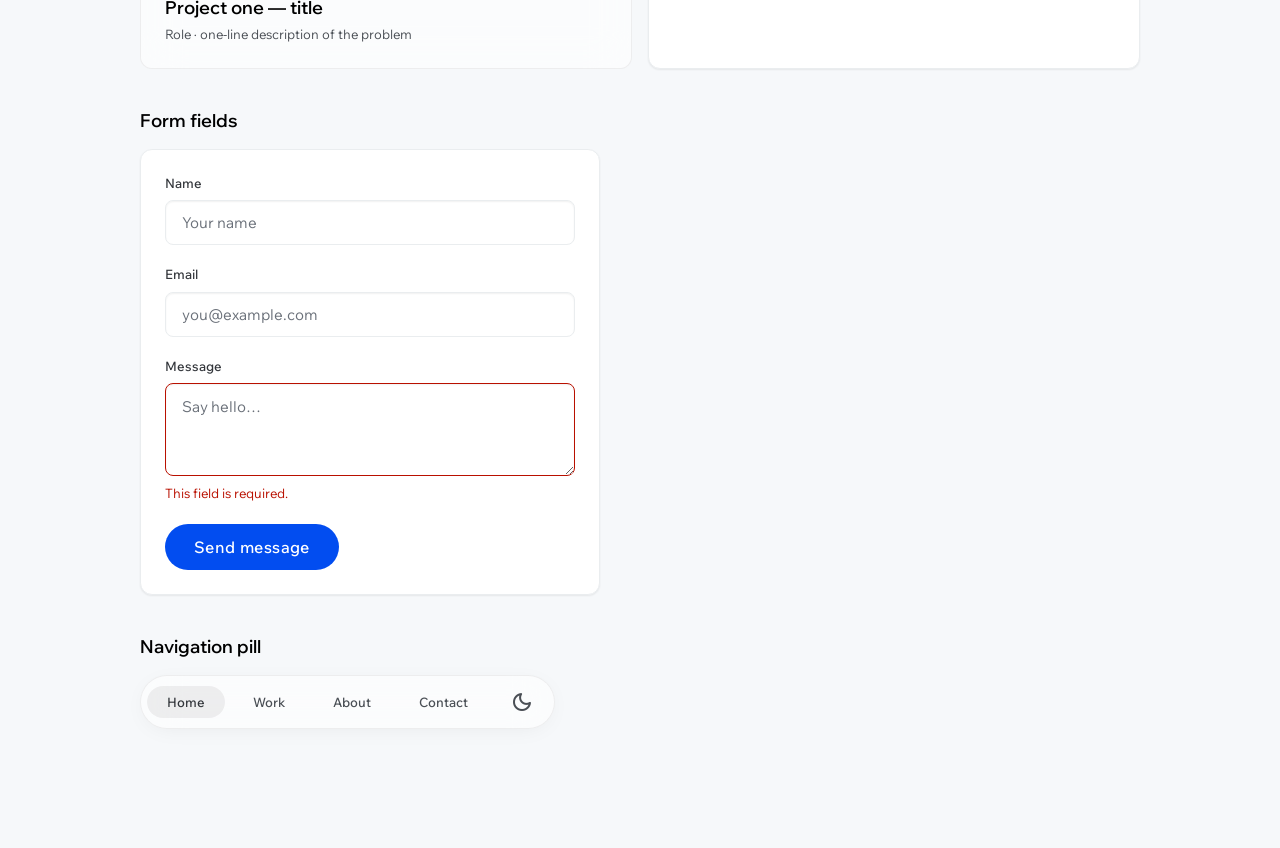
<file: design-system/docs/index.html>
<!DOCTYPE html>
<html lang="en">
<head>
<meta charset="utf-8">
<meta name="viewport" content="width=device-width, initial-scale=1">
<title>Aurora Design System — Living Style Guide</title>
<link rel="stylesheet" href="../design-system.css">
<style>
  /* Docs-only chrome (not part of the design system itself). */
  .page { max-width: 1080px; margin: 0 auto; padding: 32px 40px 120px; position: relative; z-index: 1; }
  .topbar { display: flex; align-items: center; justify-content: space-between; gap: 16px; padding: 28px 40px 8px; max-width: 1080px; margin: 0 auto; }
  section { margin-top: 72px; scroll-margin-top: 24px; }
  section > h2 { font: var(--type-heading-lg); color: var(--text-display); margin: 0 0 4px; }
  section > .sub { font: var(--type-body-md); color: var(--text-secondary); margin: 0 0 28px; max-width: 640px; }
  h3 { font: var(--type-heading-sm); color: var(--text-display); margin: 40px 0 16px; }

  .grid { display: grid; gap: 16px; }
  .cols-2 { grid-template-columns: repeat(2, 1fr); }
  .cols-3 { grid-template-columns: repeat(3, 1fr); }
  .cols-4 { grid-template-columns: repeat(4, 1fr); }
  .row { display: flex; flex-wrap: wrap; gap: 16px; align-items: center; }

  /* Swatches */
  .swatch { border: 1px solid var(--divider-default); border-radius: var(--radius-8); overflow: hidden; background: var(--surface-default); }
  .swatch .chip-color { height: 68px; }
  .swatch .meta { padding: 10px 12px; }
  .swatch .name { font: var(--fw-medium) 13px var(--font-family); color: var(--text-primary); }
  .swatch .val { font: var(--fw-regular) 11px/1.4 var(--font-family); color: var(--text-secondary); margin-top: 2px; word-break: break-all; }

  .ramp { display: flex; border-radius: var(--radius-8); overflow: hidden; border: 1px solid var(--divider-default); }
  .ramp > div { flex: 1; height: 56px; display: flex; align-items: flex-end; justify-content: center; padding-bottom: 4px; font: var(--fw-medium) 10px var(--font-family); }

  /* Foundation demos */
  .space-demo { display: flex; align-items: center; gap: 12px; margin-bottom: 8px; }
  .space-bar { height: 16px; background: var(--primary-main); border-radius: 3px; }
  .space-demo .lbl { font: var(--fw-medium) 12px var(--font-family); color: var(--text-secondary); width: 84px; }

  .radius-box { width: 96px; height: 72px; background: var(--primary-container); border: 1px solid var(--primary-border-subtle); display: flex; align-items: center; justify-content: center; font: var(--fw-medium) 12px var(--font-family); color: var(--primary-on-container); }
  .elev-box { height: 84px; background: var(--surface-default); border-radius: var(--radius-12); display: flex; align-items: center; justify-content: center; font: var(--fw-medium) 12px var(--font-family); color: var(--text-secondary); }

  .spec { font: var(--fw-regular) 12px var(--font-family); color: var(--text-disabled); margin-top: 4px; }
  code.tok { font: 500 12px ui-monospace, SFMono-Regular, Menlo, monospace; background: var(--background-highlight); color: var(--text-primary); padding: 2px 6px; border-radius: 5px; }

  @media (max-width: 720px) {
    .cols-4 { grid-template-columns: repeat(2,1fr); }
    .cols-3, .cols-2 { grid-template-columns: 1fr; }
    .page, .topbar { padding-left: 20px; padding-right: 20px; }
  }
</style>
</head>
<body>

<!-- Ambient aurora, same treatment as the source portfolio -->
<div class="ds-aurora" style="opacity:.5;position:fixed">
  <div class="ds-blob" style="top:-120px;left:12%;width:460px;height:460px;background:radial-gradient(ellipse at center,var(--aurora-mint),transparent 65%);animation:auroraA 20s ease-in-out infinite"></div>
  <div class="ds-blob" style="bottom:-160px;right:6%;width:540px;height:540px;background:radial-gradient(ellipse at center,var(--aurora-lav),transparent 65%);animation:auroraB 26s ease-in-out infinite"></div>
</div>

<div class="topbar">
  <div>
    <div class="ds-eyebrow">Living Style Guide</div>
    <div class="ds-heading-md" style="margin-top:4px">Aurora Design System</div>
  </div>
  <nav class="ds-nav">
    <span class="ds-nav__item is-active" onclick="jump('colour')">Colour</span>
    <span class="ds-nav__item" onclick="jump('type')">Type</span>
    <span class="ds-nav__item" onclick="jump('foundations')">Foundations</span>
    <span class="ds-nav__item" onclick="jump('components')">Components</span>
    <span class="ds-icon ds-nav__toggle" id="themeBtn" title="Toggle theme">dark_mode</span>
  </nav>
</div>

<div class="page">

  <p class="ds-body-lg" style="max-width:640px;margin-top:8px">
    A framework-agnostic CSS design system extracted from the portfolio site. Layered
    tokens (<code class="tok">primitives → semantic</code>), a component library, full
    light/dark theming. Toggle the theme (top-right) to watch the staggered cross-fade.
  </p>
  <p class="ds-body-md" style="max-width:640px;margin-top:12px">
    Looking for how to <em>write</em> the copy? See the companion
    <a href="content-guidelines.md">UX Content Guidelines</a> — principles, voice &amp; tone,
    and a pre-publication checklist.
  </p>

  <!-- ══════════════════════ COLOUR ══════════════════════ -->
  <section id="colour">
    <h2>Colour</h2>
    <p class="sub">Primitives are raw tonal ramps — the only place hex lives. Semantic tokens map roles onto them and are the ones components use.</p>

    <h3>Primitive ramps</h3>
    <div id="ramps"></div>

    <h3>Semantic roles</h3>
    <div class="grid cols-4" id="semantic-swatches"></div>

    <h3>Surfaces &amp; text</h3>
    <div class="grid cols-4" id="surface-swatches"></div>
  </section>

  <!-- ══════════════════════ TYPE ══════════════════════ -->
  <section id="type">
    <h2>Typography</h2>
    <p class="sub">Wix Madefor Display for headings, Wix Madefor Text for body. The scale is exposed as ready-to-use <code class="tok">--type-*</code> shorthand tokens and utility classes.</p>

    <div style="display:flex;flex-direction:column;gap:20px">
      <div><div class="ds-display-lg">Display Large</div><div class="spec">.ds-display-lg · 46px/1.25 · semibold · Display</div></div>
      <div><div class="ds-display-md">Display Medium</div><div class="spec">.ds-display-md · 40px/1.2 · semibold · Display</div></div>
      <div><div class="ds-heading-lg">Heading Large</div><div class="spec">.ds-heading-lg · 32px · semibold · Display</div></div>
      <div><div class="ds-heading-md">Heading Medium</div><div class="spec">.ds-heading-md · 24px · semibold · Display</div></div>
      <div><div class="ds-heading-sm">Heading Small</div><div class="spec">.ds-heading-sm · 18px · semibold · Display</div></div>
      <div><div class="ds-body-lg">Body Large — the quick brown fox jumps over the lazy dog.</div><div class="spec">.ds-body-lg · 16px/1.6 · regular · Text</div></div>
      <div><div class="ds-body-md">Body Medium — the quick brown fox jumps over the lazy dog.</div><div class="spec">.ds-body-md · 15px/1.5 · regular · Text</div></div>
      <div><div class="ds-body-sm">Body Small — the quick brown fox jumps over the lazy dog.</div><div class="spec">.ds-body-sm · 13px/1.5 · regular · Text</div></div>
      <div><div class="ds-eyebrow">Eyebrow / Overline</div><div class="spec">.ds-eyebrow · 12px · uppercase · 0.12em tracking</div></div>
    </div>
  </section>

  <!-- ══════════════════════ FOUNDATIONS ══════════════════════ -->
  <section id="foundations">
    <h2>Foundations</h2>
    <p class="sub">Spacing on a 4px grid, a four-step radius scale, and five elevation levels.</p>

    <h3>Spacing</h3>
    <div id="spacing"></div>

    <h3>Radius</h3>
    <div class="row">
      <div class="radius-box" style="border-radius:var(--radius-8)">8</div>
      <div class="radius-box" style="border-radius:var(--radius-12)">12</div>
      <div class="radius-box" style="border-radius:var(--radius-24)">24</div>
      <div class="radius-box" style="border-radius:var(--radius-full)">full</div>
    </div>

    <h3>Elevation</h3>
    <div class="grid cols-3">
      <div class="elev-box" style="box-shadow:var(--elevation-1)">elevation-1</div>
      <div class="elev-box" style="box-shadow:var(--elevation-2)">elevation-2</div>
      <div class="elev-box" style="box-shadow:var(--elevation-3)">elevation-3</div>
      <div class="elev-box" style="box-shadow:var(--elevation-4)">elevation-4</div>
      <div class="elev-box" style="box-shadow:var(--elevation-5)">elevation-5</div>
      <div class="elev-box" style="box-shadow:var(--inset-shadow-field)">inset-field</div>
    </div>

    <h3>Iconography — Material Symbols Rounded</h3>
    <div class="row">
      <span class="ds-icon ds-icon--sm">favorite</span>
      <span class="ds-icon">favorite</span>
      <span class="ds-icon ds-icon--lg">favorite</span>
      <span class="ds-icon ds-icon--xl">favorite</span>
      <span class="ds-icon ds-icon--xl ds-icon--filled" style="color:var(--primary-main)">favorite</span>
      <span class="ds-icon ds-icon--lg" style="color:var(--success-main)">check_circle</span>
      <span class="ds-icon ds-icon--lg" style="color:var(--error-main)">error</span>
    </div>
    <div class="spec">Sizes sm/md/lg/xl · add <code class="tok">.ds-icon--filled</code> to fill</div>
  </section>

  <!-- ══════════════════════ COMPONENTS ══════════════════════ -->
  <section id="components">
    <h2>Components</h2>
    <p class="sub">The reusable pieces, all token-driven and theme-aware.</p>

    <h3>Buttons</h3>
    <div class="row">
      <button class="ds-button">Send message</button>
      <button class="ds-button ds-button--secondary">Secondary</button>
      <button class="ds-button ds-button--ghost">Ghost</button>
      <button class="ds-button ds-button--sm">Small</button>
      <button class="ds-button" disabled>Disabled</button>
    </div>
    <div class="row" style="margin-top:20px">
      <span class="ds-cta">View selected work <span class="ds-icon ds-icon--sm">arrow_forward</span></span>
    </div>

    <h3>Chips &amp; badges</h3>
    <div class="row">
      <span class="ds-chip">Design tokens</span>
      <span class="ds-chip">Accessibility</span>
      <span class="ds-badge ds-badge--primary">Primary</span>
      <span class="ds-badge ds-badge--success"><span class="ds-icon ds-icon--sm ds-icon--filled">check</span>Success</span>
      <span class="ds-badge ds-badge--error">Error</span>
      <span class="ds-badge ds-badge--warning">Warning</span>
      <span class="ds-badge ds-badge--info">Info</span>
    </div>

    <h3>Cards</h3>
    <div class="grid cols-2">
      <div class="ds-card">
        <div class="ds-media" style="height:160px">Cover image — one key screen</div>
        <div class="ds-card__title">Project one — title</div>
        <div class="ds-card__meta">Role · one-line description of the problem</div>
      </div>
      <div class="ds-surface">
        <div class="ds-heading-sm">Plain surface</div>
        <p class="ds-body-md" style="margin:8px 0 0">A solid <code class="tok">.ds-surface</code> with elevation-1 — for content that shouldn't read as glass. Hover the card at left to see the mint glow.</p>
      </div>
    </div>

    <h3>Form fields</h3>
    <div class="ds-surface" style="max-width:460px">
      <div style="display:flex;flex-direction:column;gap:20px">
        <div class="ds-field"><label for="n">Name</label><input id="n" type="text" placeholder="Your name"></div>
        <div class="ds-field"><label for="e">Email</label><input id="e" type="email" placeholder="you@example.com"></div>
        <div class="ds-field ds-field--error">
          <label for="m">Message</label>
          <textarea id="m" rows="3" placeholder="Say hello…"></textarea>
          <span class="ds-field__error">This field is required.</span>
        </div>
        <div><button class="ds-button">Send message</button></div>
      </div>
    </div>

    <h3>Navigation pill</h3>
    <div class="row">
      <nav class="ds-nav">
        <span class="ds-nav__item is-active">Home</span>
        <span class="ds-nav__item">Work</span>
        <span class="ds-nav__item">About</span>
        <span class="ds-nav__item">Contact</span>
        <span class="ds-icon ds-nav__toggle">dark_mode</span>
      </nav>
    </div>
  </section>

</div>

<script>
(function () {
  "use strict";

  // ── Data mirrors the token files (kept in sync manually for the demo) ──
  var RAMPS = {
    Blue:   ["50","100","200","300","400","500","600","700","800","900"],
    Red:    ["50","200","300","600","900"],
    Orange: ["50","300","700","900"],
    Green:  ["50","200","400","700","900"],
    Grey:   ["25","50","100","150","300","400","500","600","700","800","900"]
  };
  var HUE_VAR = { Blue:"blue", Red:"red", Orange:"orange", Green:"green", Grey:"grey" };

  var SEMANTIC = [
    "primary-main","primary-container","primary-on-container",
    "secondary-main","secondary-container","secondary-on-container",
    "error-main","error-container","warning-main","warning-container",
    "info-main","info-container","success-main","success-container",
    "neutral-main","neutral-container","promotional-main","promotional-contrast-text"
  ];
  var SURFACES = [
    "background-default","background-highlight","surface-default","surface-inverse",
    "text-display","text-primary","text-secondary","text-disabled",
    "divider-default","divider-strong","outline-default","outline-strong"
  ];
  var SPACES = ["4","8","12","16","20","24","28","32","48","64","96"];

  var css = getComputedStyle(document.documentElement);
  function resolve(varName) { return css.getPropertyValue(varName).trim(); }
  function textOn(hex) {
    // crude luminance pick for label legibility on a swatch
    var h = hex.replace('#',''); if (h.length === 3) h = h.split('').map(function(c){return c+c;}).join('');
    if (h.length < 6) return '#000';
    var r = parseInt(h.substr(0,2),16), g = parseInt(h.substr(2,2),16), b = parseInt(h.substr(4,2),16);
    return (0.299*r + 0.587*g + 0.114*b) > 150 ? '#141518' : '#fff';
  }

  function buildRamps() {
    var host = document.getElementById('ramps');
    host.innerHTML = Object.keys(RAMPS).map(function (name) {
      var stops = RAMPS[name].map(function (s) {
        var v = '--' + HUE_VAR[name] + '-' + s;
        var hex = resolve(v);
        return '<div style="background:var(' + v + ');color:' + textOn(hex) + '">' + s + '</div>';
      }).join('');
      return '<div style="margin-bottom:14px"><div class="ds-body-sm" style="margin-bottom:6px">' + name + '</div><div class="ramp">' + stops + '</div></div>';
    }).join('');
  }

  function swatch(role) {
    var v = '--' + role;
    var hex = resolve(v);
    return '<div class="swatch"><div class="chip-color" style="background:var(' + v + ')"></div>' +
      '<div class="meta"><div class="name">' + role + '</div><div class="val">' + (hex || '—') + '</div></div></div>';
  }
  function buildSwatches() {
    document.getElementById('semantic-swatches').innerHTML = SEMANTIC.map(swatch).join('');
    document.getElementById('surface-swatches').innerHTML = SURFACES.map(swatch).join('');
  }

  function buildSpacing() {
    document.getElementById('spacing').innerHTML = SPACES.map(function (s) {
      return '<div class="space-demo"><span class="lbl">space-' + s + '</span>' +
        '<span class="space-bar" style="width:var(--space-' + s + ')"></span>' +
        '<span class="ds-body-sm">' + s + 'px</span></div>';
    }).join('');
  }

  // ── Theme toggle with the staggered cross-fade (ported from portfolio) ──
  var themeTimer = null;
  function setTheme(theme, animate) {
    var root = document.documentElement;
    if (animate) {
      root.classList.add('theming');
      if (themeTimer) clearTimeout(themeTimer);
      themeTimer = setTimeout(function () { root.classList.remove('theming'); }, 2250);
    }
    root.setAttribute('data-theme', theme);
    try { localStorage.setItem('ds-theme', theme); } catch (e) {}
    document.querySelectorAll('.ds-nav__toggle, #themeBtn').forEach(function (b) {
      b.textContent = theme === 'light' ? 'dark_mode' : 'light_mode';
    });
    // swatches show resolved hex — recompute after the fade settles
    setTimeout(function () { css = getComputedStyle(document.documentElement); buildRamps(); buildSwatches(); }, animate ? 1200 : 0);
  }

  var saved = 'light';
  try { saved = localStorage.getItem('ds-theme') || 'light'; } catch (e) {}
  setTheme(saved, false);

  document.getElementById('themeBtn').addEventListener('click', function () {
    var next = document.documentElement.getAttribute('data-theme') === 'light' ? 'dark' : 'light';
    setTheme(next, true);
  });

  window.jump = function (id) {
    var el = document.getElementById(id);
    if (el) el.scrollIntoView({ behavior: 'smooth' });
    document.querySelectorAll('.topbar .ds-nav__item').forEach(function (i) { i.classList.remove('is-active'); });
    if (window.event && window.event.target) window.event.target.classList.add('is-active');
  };

  buildRamps(); buildSwatches(); buildSpacing();
})();
</script>
</body>
</html>
</file>
<file: design-system/design-system.css>
/* ============================================================================
   AURORA DESIGN SYSTEM — single entrypoint.
   Import this one file to get the whole system:

       <link rel="stylesheet" href="design-system.css">

   Layers cascade in dependency order: fonts → tokens → components.
   Load order matters (primitives before semantic before components).
   ========================================================================== */

/* 1 — Typefaces (external; swap for self-hosted in one place) */
@import url('./tokens/fonts.css');

/* 2 — Tokens: primitives → semantic → foundations */
@import url('./tokens/primitives.css');
@import url('./tokens/semantic.css');
@import url('./tokens/foundations.css');

/* 3 — Components */
@import url('./components/effects.css');
@import url('./components/base.css');
@import url('./components/icon.css');
@import url('./components/button.css');
@import url('./components/card.css');
@import url('./components/field.css');
@import url('./components/chip.css');
@import url('./components/nav.css');
</file>
